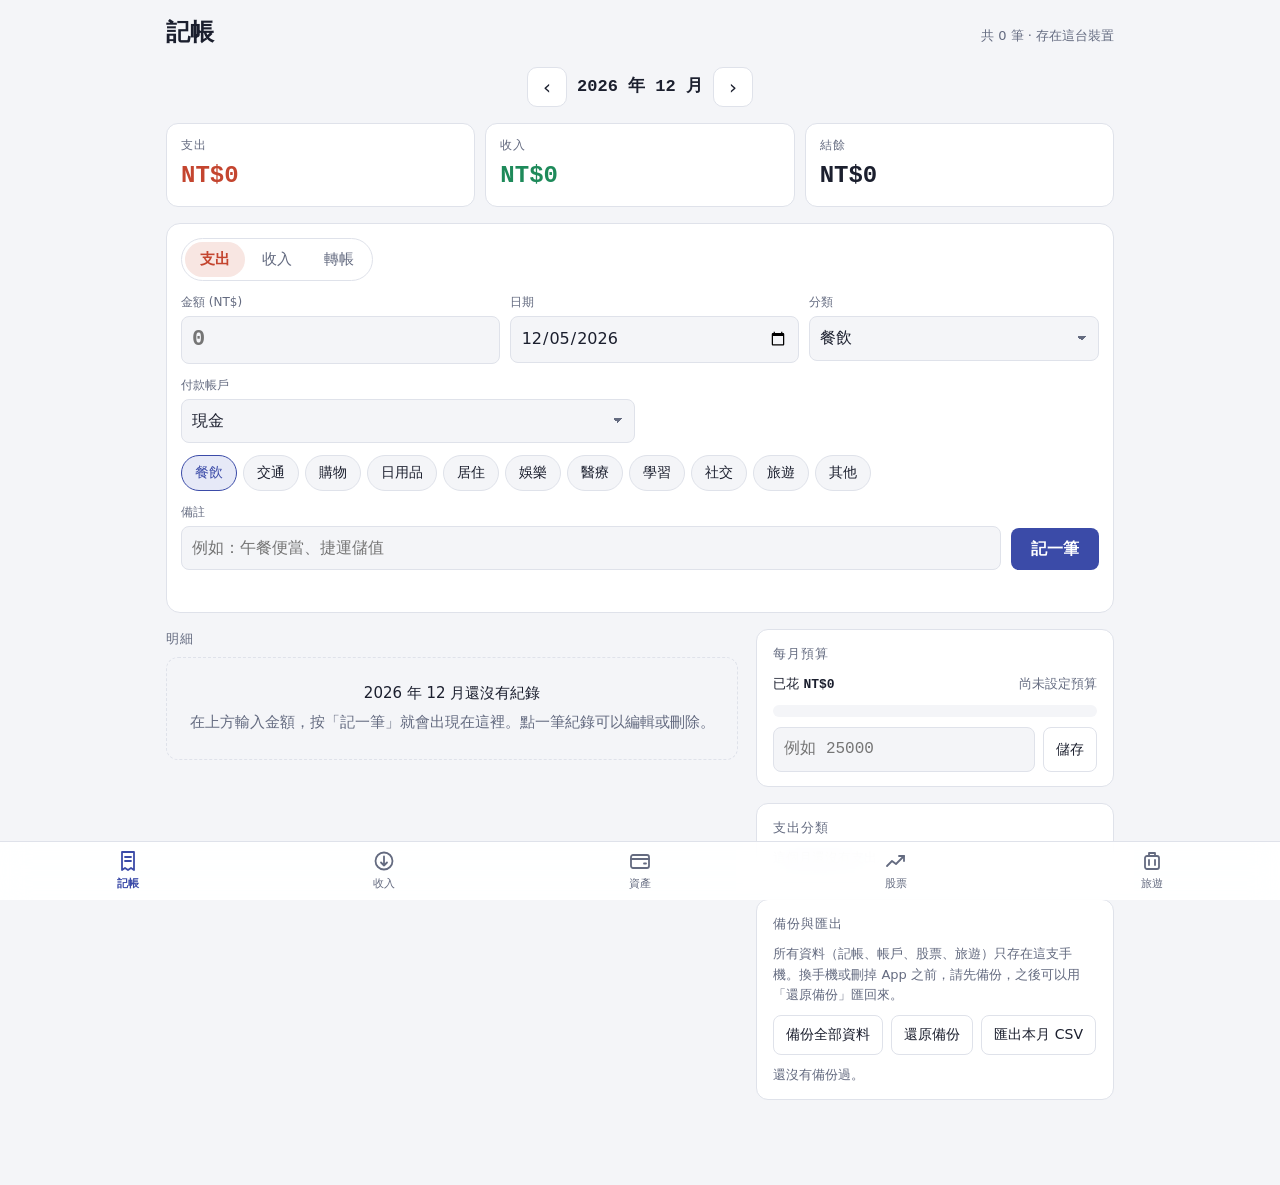
<file: index.html>
<!doctype html>
<html lang="zh-Hant-TW">
<head>
<meta charset="utf-8">
<meta name="viewport" content="width=device-width, initial-scale=1, viewport-fit=cover">
<title>小帳本</title>
<meta name="description" content="個人記帳：日常收支、總資產、股票持股與旅遊帳本。資料只存在這台裝置。">
<meta name="theme-color" content="#f4f5f8" media="(prefers-color-scheme: light)">
<meta name="theme-color" content="#12141c" media="(prefers-color-scheme: dark)">
<meta name="apple-mobile-web-app-capable" content="yes">
<meta name="mobile-web-app-capable" content="yes">
<meta name="apple-mobile-web-app-status-bar-style" content="default">
<meta name="apple-mobile-web-app-title" content="小帳本">
<meta name="format-detection" content="telephone=no">
<link rel="manifest" href="manifest.webmanifest">
<link rel="apple-touch-icon" href="icons/apple-touch-icon.png">
<link rel="icon" type="image/png" sizes="192x192" href="icons/icon-192.png">
<link rel="stylesheet" href="style.css">
</head>
<body>
<div class="wrap">
  <header class="top">
    <h1 id="viewTitle">記帳</h1>
    <div class="sub" id="status">讀取中…</div>
  </header>

  <div id="update" class="banner" hidden>
    <span>有新版本可以使用。</span>
    <button class="ghost" id="updateBtn" type="button">立即更新</button>
  </div>
  <div id="backupNag" class="banner" hidden>
    <span id="backupNagText">資料只存在這支手機，建議定期備份。</span>
    <button class="ghost" id="nagBackup" type="button">立即備份</button>
  </div>
  <div id="toast" class="toast" role="status" hidden></div>

  <!-- ===== 記帳 ===== -->
  <main id="view-ledger" class="view">
    <div class="month">
      <button class="icon-btn" id="prev" aria-label="上個月">‹</button>
      <button class="month-label num" id="monthLabel" aria-label="回到本月">—</button>
      <button class="icon-btn" id="next" aria-label="下個月">›</button>
    </div>

    <section class="totals" aria-label="本月總計">
      <div class="total out"><span class="label">支出</span><span class="val num" id="tOut">NT$0</span></div>
      <div class="total in"><span class="label">收入</span><span class="val num" id="tIn">NT$0</span></div>
      <div class="total bal"><span class="label">結餘</span><span class="val num" id="tBal">NT$0</span></div>
    </section>

    <form class="entry" id="form" autocomplete="off" novalidate>
      <div class="entry-head">
        <div class="seg" role="group" aria-label="類型" id="ledgerSeg">
          <button type="button" data-t="out" aria-pressed="true">支出</button>
          <button type="button" data-t="in" aria-pressed="false">收入</button>
          <button type="button" data-t="transfer" aria-pressed="false">轉帳</button>
        </div>
        <span class="muted" id="editHint" hidden>正在編輯 · <button type="button" class="link" id="cancelEdit">取消</button></span>
      </div>
      <div class="row">
        <label class="field amt"><span>金額 (NT$)</span><input id="fAmount" type="number" inputmode="numeric" pattern="[0-9]*" min="0" step="1" placeholder="0"></label>
        <label class="field"><span>日期</span><input id="fDate" type="date"></label>
        <label class="field" id="catField"><span>分類</span><select id="fCat"></select></label>
      </div>
      <div class="row-2">
        <label class="field"><span id="accLabel">帳戶</span><select id="fAcc"></select></label>
        <label class="field" id="toField" hidden><span>轉入</span><select id="fTo"></select></label>
      </div>
      <div class="chips" id="chips" aria-label="快速選分類"></div>
      <div class="row2">
        <label class="field"><span>備註</span><input id="fNote" type="text" maxlength="80" placeholder="例如：午餐便當、捷運儲值" enterkeyhint="done"></label>
        <button class="primary" id="submit" type="submit">記一筆</button>
      </div>
      <div class="msg" id="msg" role="status"></div>
    </form>

    <div class="cols">
      <section class="panel">
        <h2>明細</h2>
        <div id="list" class="panel"></div>
      </section>
      <aside class="side">
        <section class="card">
          <h2>每月預算</h2>
          <div class="budget-line"><span>已花 <b class="num" id="bSpent">NT$0</b></span><span class="muted" id="bLeft">尚未設定預算</span></div>
          <div class="meter"><i id="bMeter"></i></div>
          <div class="inline-edit">
            <input id="bInput" type="number" min="0" step="100" inputmode="numeric" pattern="[0-9]*" placeholder="例如 25000" aria-label="每月預算金額">
            <button class="ghost" id="bSave" type="button">儲存</button>
          </div>
        </section>
        <section class="card">
          <h2>支出分類</h2>
          <div id="cats" class="bars"></div>
        </section>
        <section class="card">
          <h2>備份與匯出</h2>
          <p class="muted small">所有資料（記帳、帳戶、股票、旅遊）只存在這支手機。換手機或刪掉 App 之前，請先備份，之後可以用「還原備份」匯回來。</p>
          <div class="btns">
            <button class="ghost" id="backup" type="button">備份全部資料</button>
            <button class="ghost" id="restore" type="button">還原備份</button>
            <button class="ghost" id="csv" type="button">匯出本月 CSV</button>
          </div>
          <input type="file" id="restoreFile" accept=".json,application/json" hidden>
          <div id="restoreConfirm" class="confirm" hidden></div>
          <p class="muted small" id="lastBackup"></p>
        </section>
      </aside>
    </div>

    <section class="card" id="install" hidden>
      <h2>安裝到主畫面</h2>
      <p class="small">在 Safari 點下方的 <b>分享</b> 按鈕，再選 <b>加入主畫面</b>。之後就能從主畫面全螢幕打開，沒有網路也能用。</p>
    </section>
  </main>

  <!-- ===== 收入 ===== -->
  <main id="view-income" class="view" hidden></main>

  <!-- ===== 資產 ===== -->
  <main id="view-assets" class="view" hidden></main>

  <!-- ===== 股票 ===== -->
  <main id="view-stocks" class="view" hidden></main>

  <!-- ===== 旅遊 ===== -->
  <main id="view-trips" class="view" hidden></main>
</div>

<nav class="tabbar" aria-label="主要分頁">
  <button type="button" data-tab="ledger" aria-current="page">
    <svg viewBox="0 0 24 24" aria-hidden="true"><path d="M6 3h12v18l-3-2-3 2-3-2-3 2z"/><path d="M9 8h6M9 12h6"/></svg>
    <span>記帳</span>
  </button>
  <button type="button" data-tab="income">
    <svg viewBox="0 0 24 24" aria-hidden="true"><circle cx="12" cy="12" r="8.5"/><path d="M12 7.5v9M9 13.5l3 3 3-3"/></svg>
    <span>收入</span>
  </button>
  <button type="button" data-tab="assets">
    <svg viewBox="0 0 24 24" aria-hidden="true"><rect x="3" y="6" width="18" height="13" rx="2"/><path d="M3 10h18M16 14.5h2"/></svg>
    <span>資產</span>
  </button>
  <button type="button" data-tab="stocks">
    <svg viewBox="0 0 24 24" aria-hidden="true"><path d="M3 17l5-5 4 3 8-8"/><path d="M15 7h5v5"/></svg>
    <span>股票</span>
  </button>
  <button type="button" data-tab="trips">
    <svg viewBox="0 0 24 24" aria-hidden="true"><rect x="5" y="7" width="14" height="13" rx="2"/><path d="M9 7V4h6v3M9 11v5M15 11v5"/></svg>
    <span>旅遊</span>
  </button>
</nav>

<div id="sheet" class="sheet" hidden>
  <div class="sheet-bg" id="sheetBg"></div>
  <div class="sheet-panel" role="dialog" aria-modal="true" aria-labelledby="sheetTitle">
    <div class="sheet-head">
      <h3 id="sheetTitle"></h3>
      <button type="button" class="ghost" id="sheetClose">關閉</button>
    </div>
    <div id="sheetBody" class="sheet-body"></div>
  </div>
</div>

<script src="app.js"></script>
</body>
</html>
</file>
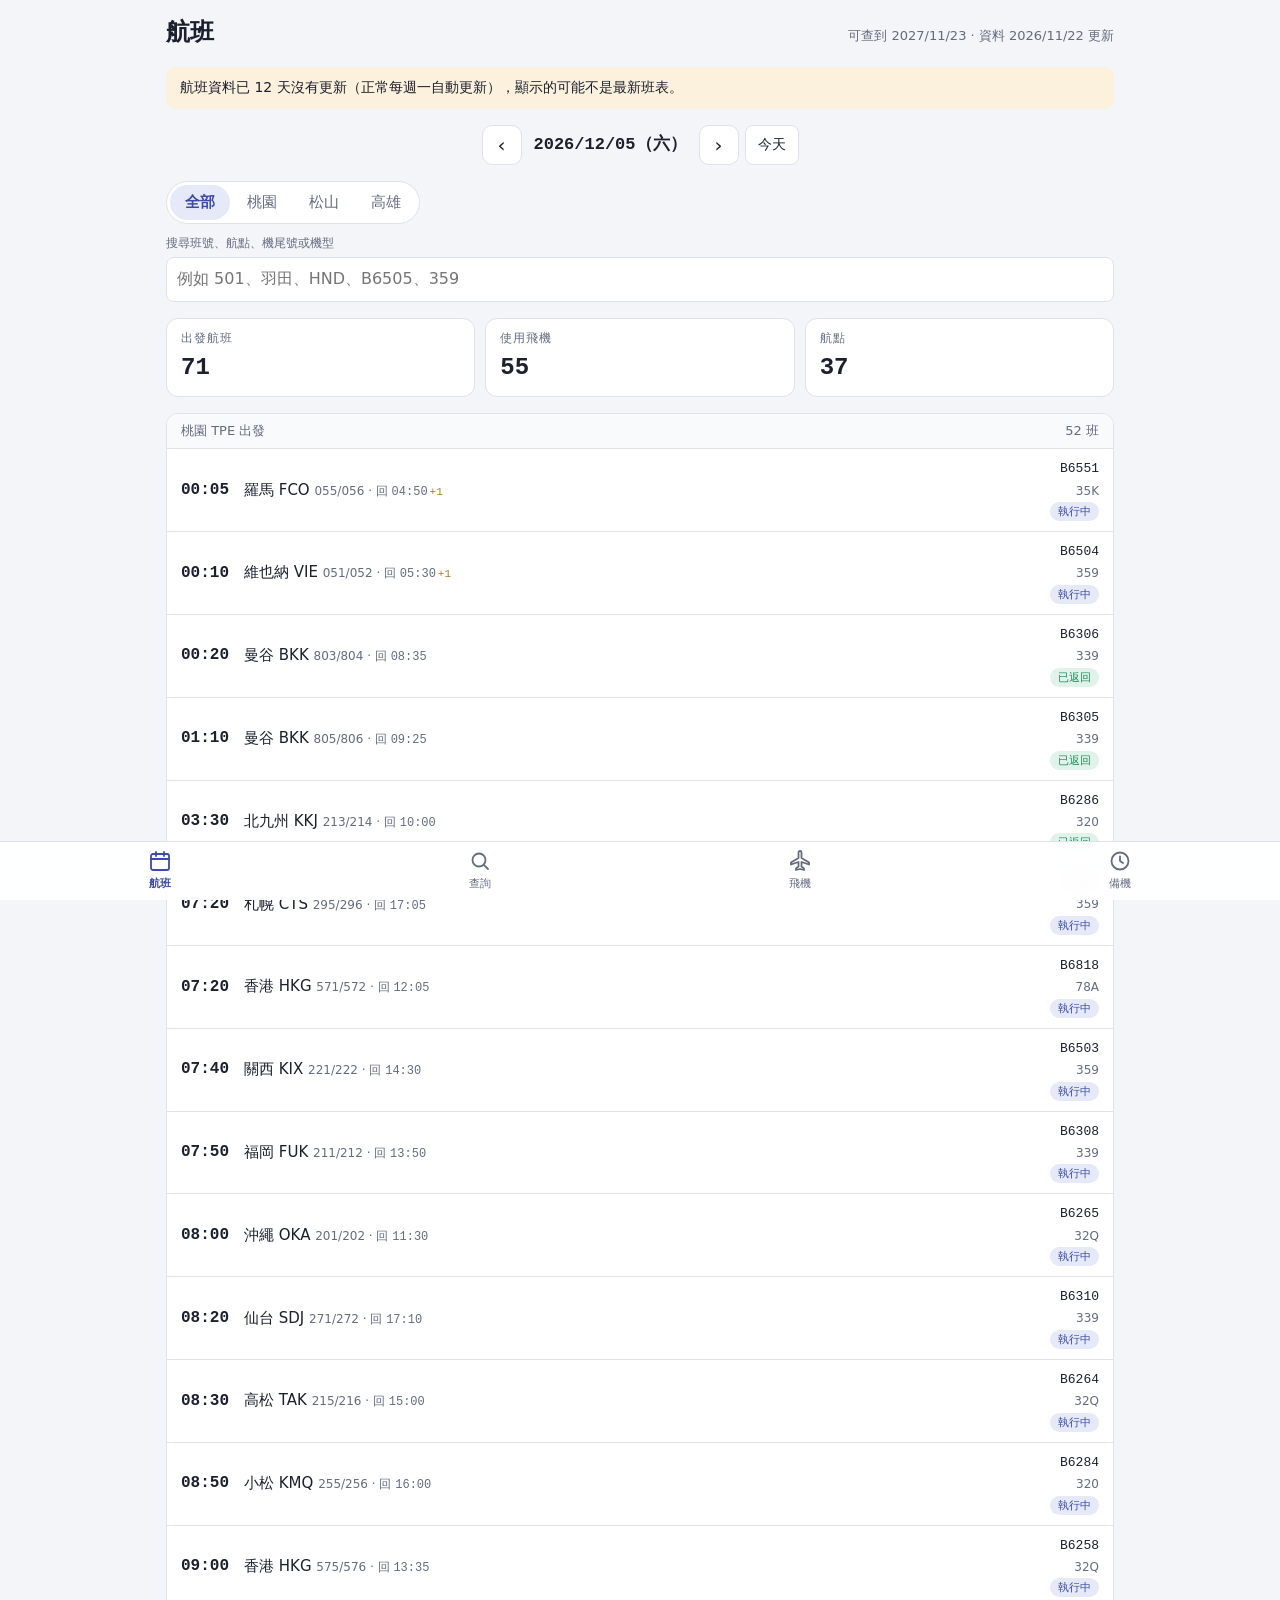
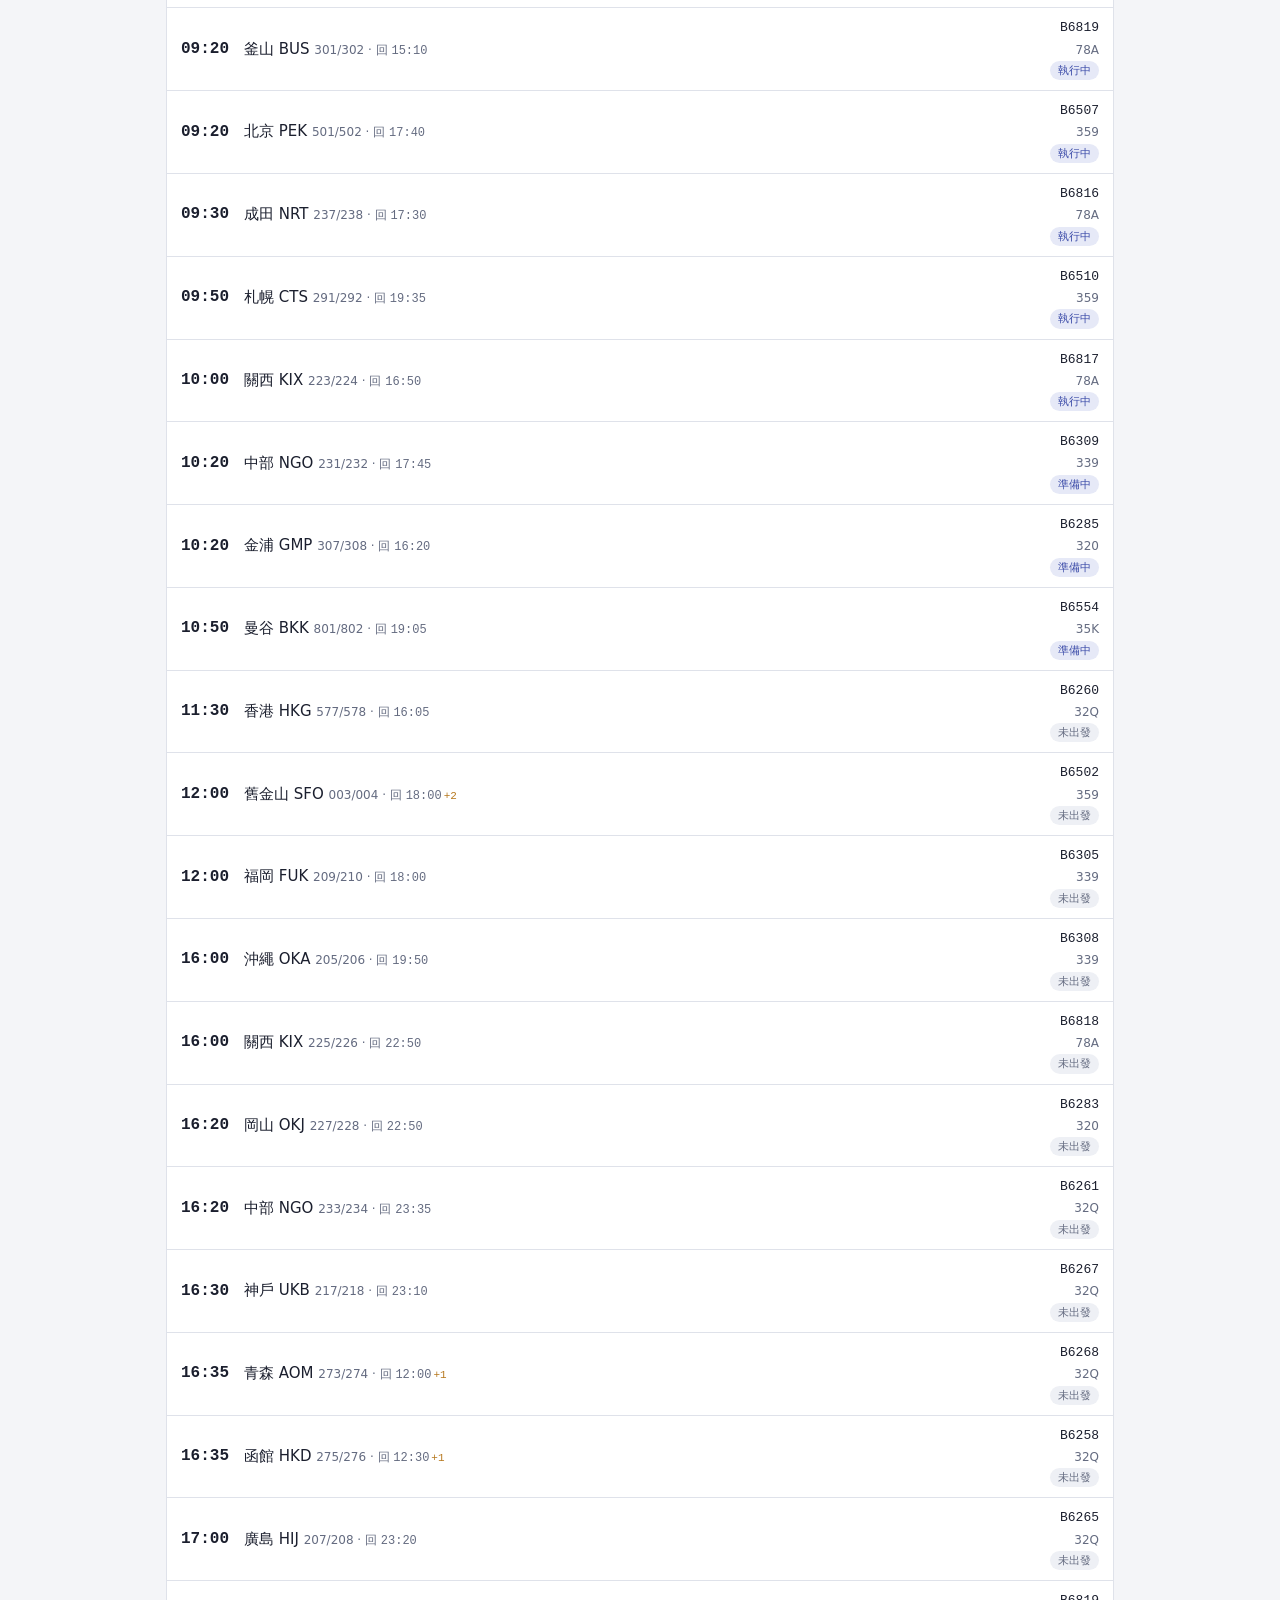
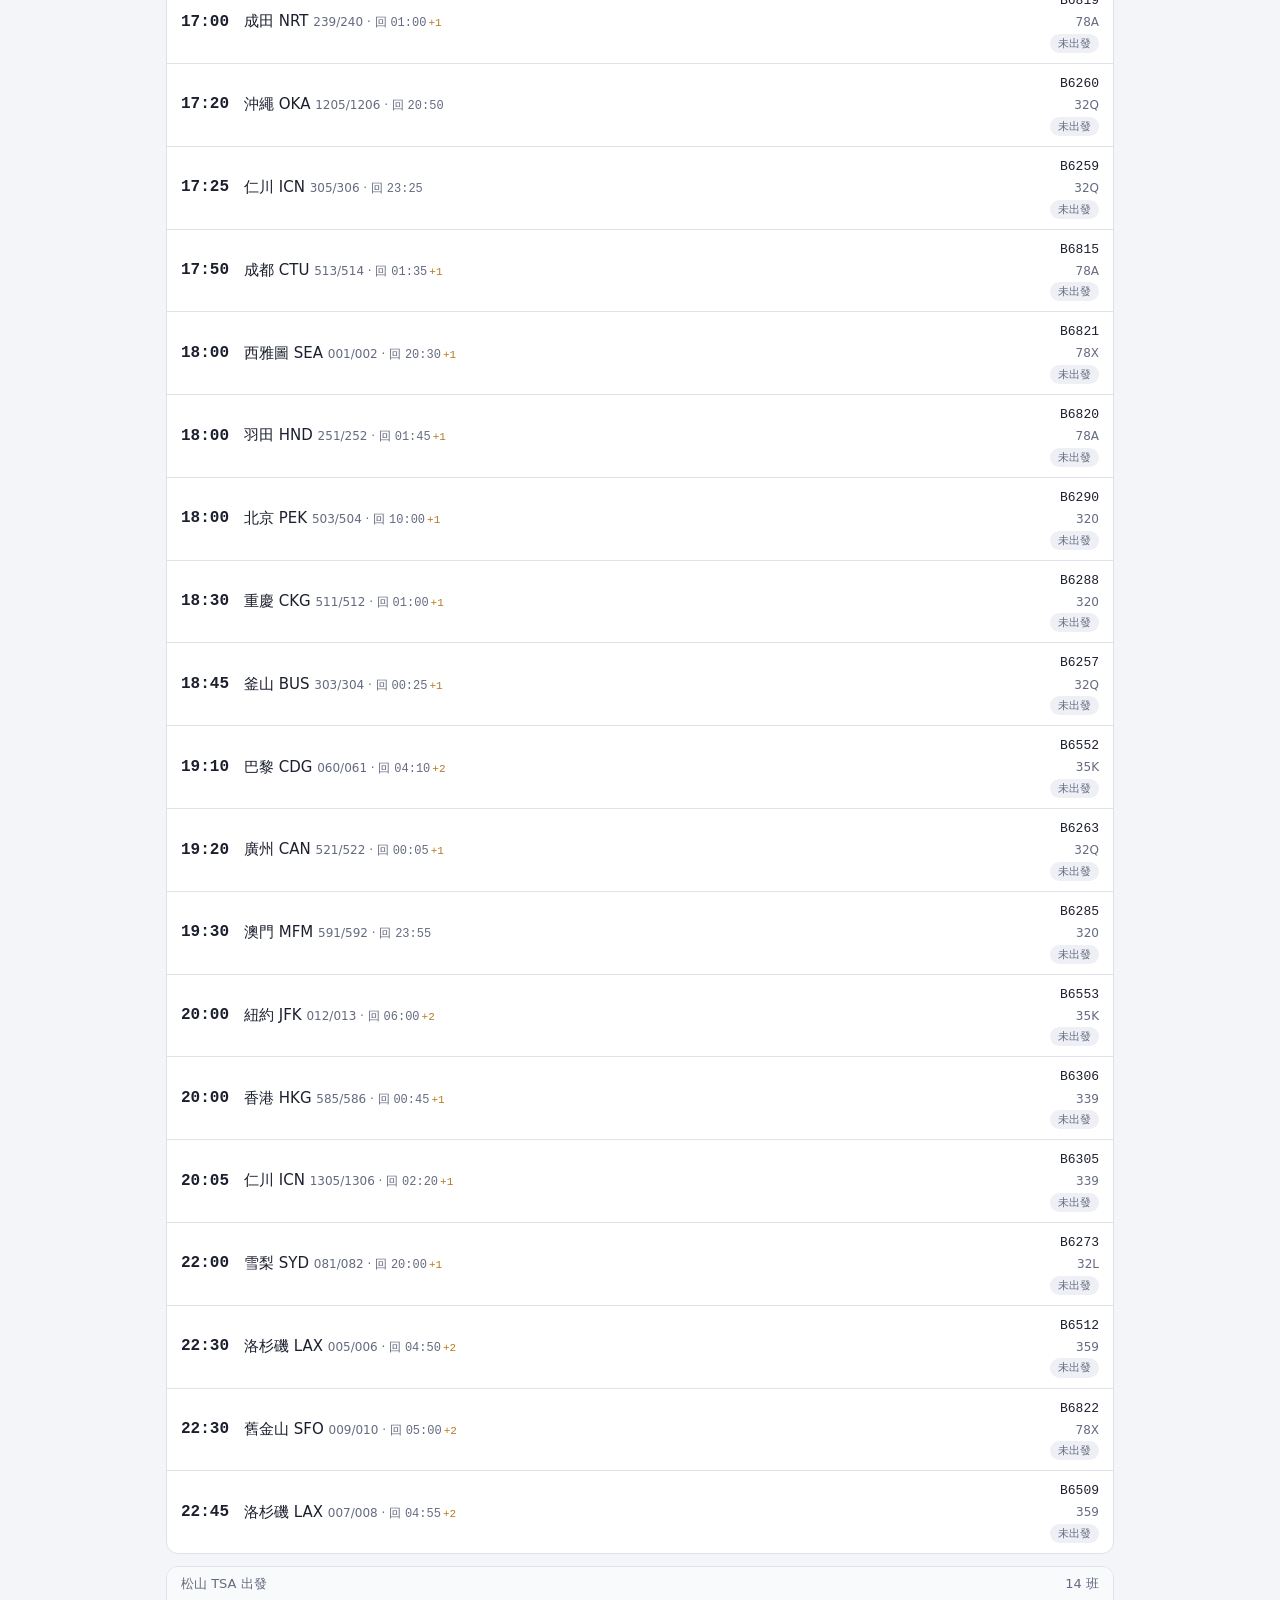
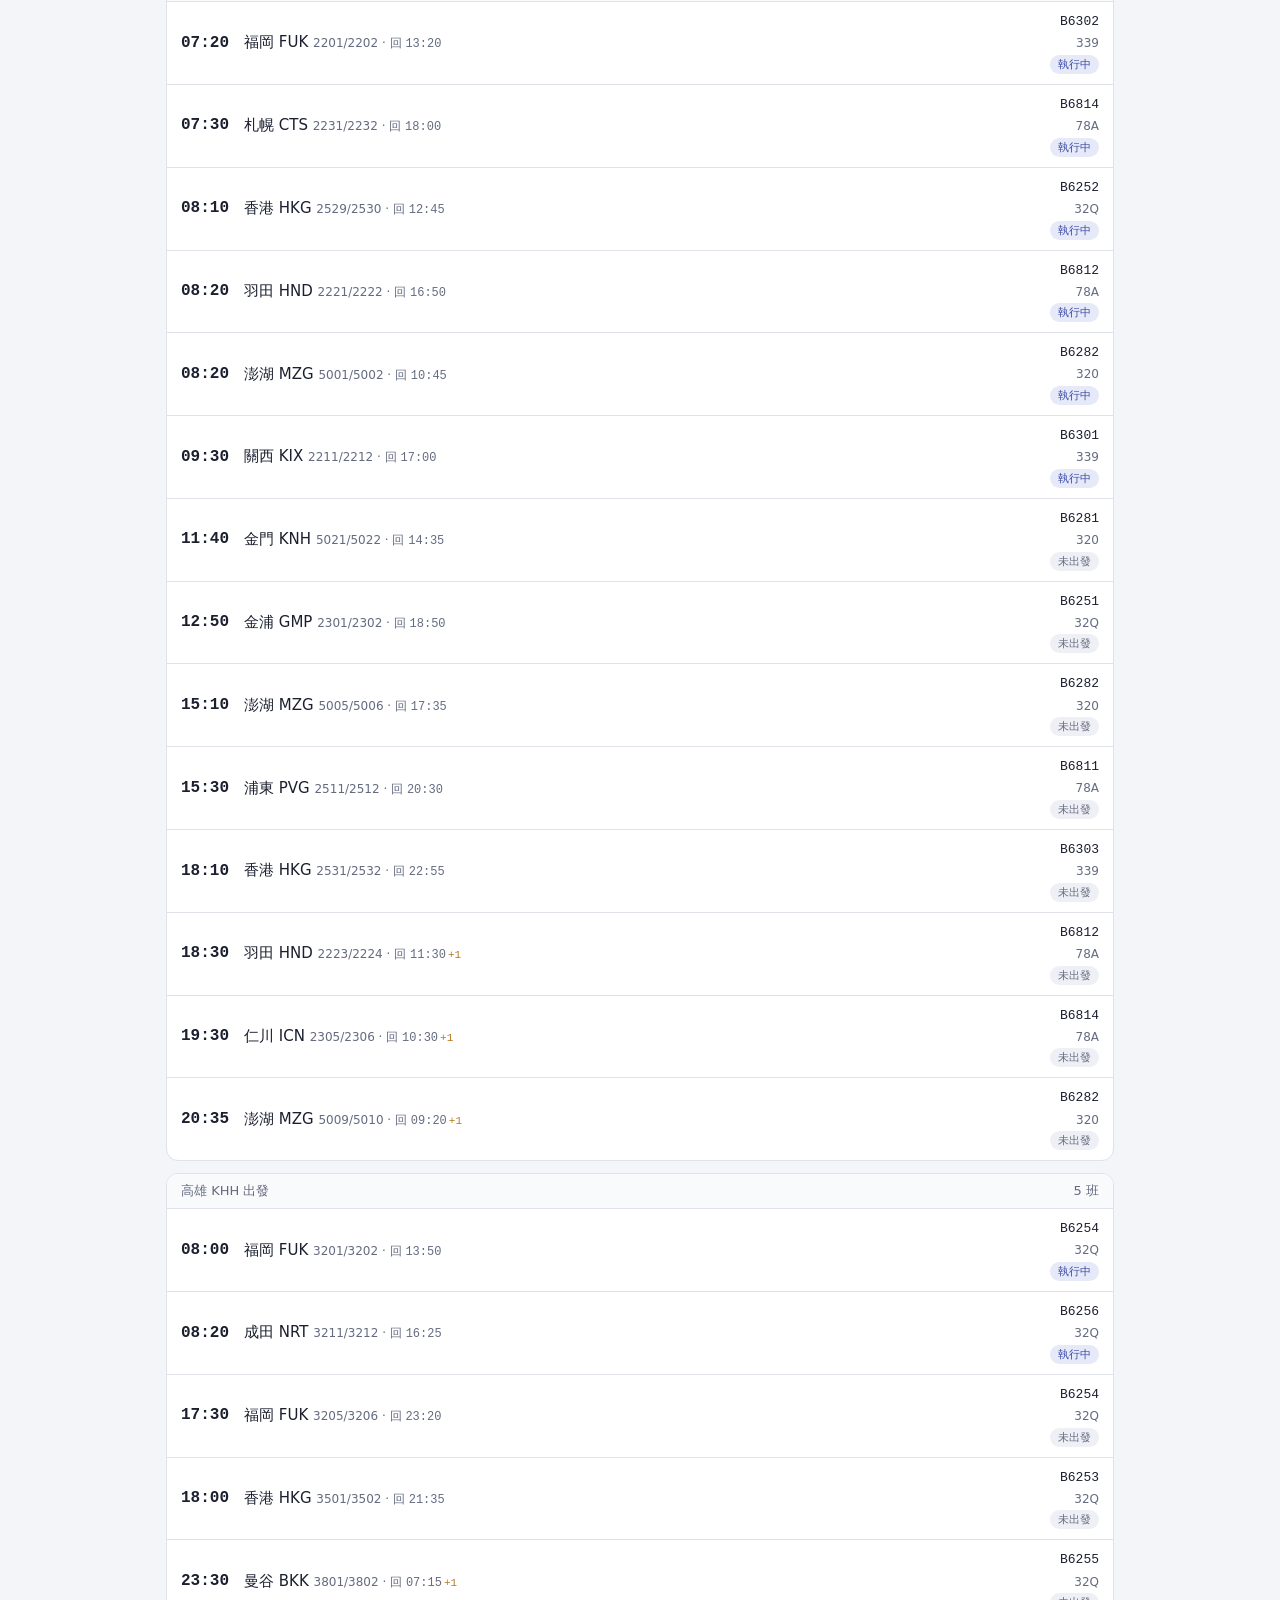
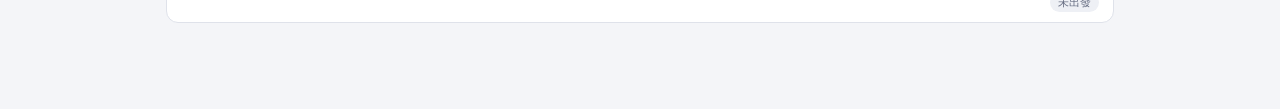
<file: flights/index.html>
<!doctype html>
<html lang="zh-Hant-TW">
<head>
<meta charset="utf-8">
<meta name="viewport" content="width=device-width, initial-scale=1, viewport-fit=cover">
<title>航班查詢</title>
<meta name="description" content="機隊航班查詢：依日期、班號、航點或機尾號查詢一年內的航班，並看每個時段的動態備機。">
<meta name="theme-color" content="#f4f5f8" media="(prefers-color-scheme: light)">
<meta name="theme-color" content="#12141c" media="(prefers-color-scheme: dark)">
<meta name="apple-mobile-web-app-capable" content="yes">
<meta name="mobile-web-app-capable" content="yes">
<meta name="apple-mobile-web-app-status-bar-style" content="default">
<meta name="apple-mobile-web-app-title" content="航班查詢">
<meta name="format-detection" content="telephone=no">
<link rel="manifest" href="manifest.webmanifest">
<link rel="apple-touch-icon" href="icons/apple-touch-icon.png">
<link rel="icon" type="image/png" sizes="192x192" href="icons/icon-192.png">
<link rel="stylesheet" href="style.css">
</head>
<body>
<div class="wrap">
  <header class="top">
    <h1 id="viewTitle">航班</h1>
    <div class="sub" id="status">讀取中…</div>
  </header>

  <div id="update" class="banner" hidden>
    <span>有新版本可以使用。</span>
    <button class="ghost" id="updateBtn" type="button">立即更新</button>
  </div>
  <div id="stale" class="banner warn" hidden></div>

  <!-- ===== 航班（依日期） ===== -->
  <main id="view-day" class="view">
    <div class="datebar">
      <button class="icon-btn" id="dPrev" aria-label="前一天">‹</button>
      <label class="date-pick">
        <span class="date-label num" id="dLabel">—</span>
        <input type="date" id="dInput" aria-label="選擇日期">
      </label>
      <button class="icon-btn" id="dNext" aria-label="後一天">›</button>
      <button class="ghost" id="dToday" type="button">今天</button>
    </div>
    <div class="filters">
      <div class="seg" role="group" aria-label="基地" id="dBase">
        <button type="button" data-b="" aria-pressed="true">全部</button>
        <button type="button" data-b="TPE" aria-pressed="false">桃園</button>
        <button type="button" data-b="TSA" aria-pressed="false">松山</button>
        <button type="button" data-b="KHH" aria-pressed="false">高雄</button>
      </div>
      <label class="field grow"><span>搜尋班號、航點、機尾號或機型</span>
        <input type="search" id="dSearch" placeholder="例如 501、羽田、HND、B6505、359" enterkeyhint="search">
      </label>
    </div>
    <section class="totals" aria-label="當日統計">
      <div class="total"><span class="label">出發航班</span><span class="val num" id="dCount">0</span></div>
      <div class="total"><span class="label">使用飛機</span><span class="val num" id="dPlanes">0</span></div>
      <div class="total"><span class="label">航點</span><span class="val num" id="dDests">0</span></div>
    </section>
    <div id="dList"></div>
  </main>

  <!-- ===== 查詢（班號／航點，一年內） ===== -->
  <main id="view-find" class="view" hidden>
    <label class="field"><span>輸入班號或航點，查一年內所有日期</span>
      <input type="search" id="fSearch" placeholder="例如 081、雪梨、SYD、羽田" enterkeyhint="search">
    </label>
    <div id="fRoutes" class="chips"></div>
    <div id="fResult"></div>
  </main>

  <!-- ===== 飛機（機尾號） ===== -->
  <main id="view-plane" class="view" hidden>
    <div class="row-2">
      <label class="field"><span>機尾號</span><select id="pTail"></select></label>
      <label class="field"><span>起始日期</span><input type="date" id="pDate"></label>
    </div>
    <div id="pSummary"></div>
    <div id="pTimeline"></div>
  </main>

  <!-- ===== 備機（動態） ===== -->
  <main id="view-spare" class="view" hidden>
    <div class="row2">
      <div class="row-2">
        <label class="field"><span>日期</span><input type="date" id="sDate"></label>
        <label class="field"><span>時間（台灣）</span><input type="time" id="sTime" step="300"></label>
      </div>
      <button class="ghost self-end" id="sNow" type="button">現在</button>
    </div>
    <p class="muted small">在基地地面、且不在「出發前 60 分鐘～回到基地後 60 分鐘」內的飛機，可以立即接手。旁邊顯示可用到幾點（下一班出發前 60 分鐘）。</p>
    <div id="sList"></div>
  </main>
</div>

<nav class="tabbar" aria-label="主要分頁">
  <button type="button" data-tab="day" aria-current="page">
    <svg viewBox="0 0 24 24" aria-hidden="true"><rect x="3" y="5" width="18" height="16" rx="2"/><path d="M3 10h18M8 3v4M16 3v4"/></svg>
    <span>航班</span>
  </button>
  <button type="button" data-tab="find">
    <svg viewBox="0 0 24 24" aria-hidden="true"><circle cx="11" cy="11" r="6.5"/><path d="M20 20l-4.2-4.2"/></svg>
    <span>查詢</span>
  </button>
  <button type="button" data-tab="plane">
    <svg viewBox="0 0 24 24" aria-hidden="true"><path d="M10.5 3.5c0-.8.7-1.5 1.5-1.5s1.5.7 1.5 1.5V9l7.5 4.5v2L13.5 13v4.5l2.5 2V21L12 20l-4 1v-1.5l2.5-2V13L3 15.5v-2L10.5 9z"/></svg>
    <span>飛機</span>
  </button>
  <button type="button" data-tab="spare">
    <svg viewBox="0 0 24 24" aria-hidden="true"><circle cx="12" cy="12" r="8.5"/><path d="M12 7.5V12l3 2"/></svg>
    <span>備機</span>
  </button>
</nav>

<div id="sheet" class="sheet" hidden>
  <div class="sheet-bg" id="sheetBg"></div>
  <div class="sheet-panel" role="dialog" aria-modal="true" aria-labelledby="sheetTitle">
    <div class="sheet-head">
      <h3 id="sheetTitle"></h3>
      <button type="button" class="ghost" id="sheetClose">關閉</button>
    </div>
    <div id="sheetBody" class="sheet-body"></div>
  </div>
</div>

<script src="app.js"></script>
</body>
</html>
</file>
<file: style.css>
/* Layout: single column app with a bottom tab bar (記帳 / 資產 / 股票 / 旅遊); forms for accounts, trades and trips open in a bottom sheet */
:root {
  --bg: #f4f5f8;
  --surface: #ffffff;
  --ink: #1b1f2e;
  --muted: #646b80;
  --line: #dfe2ea;
  --accent: #3b4ba8;
  --accent-soft: #e6e9f7;
  --on-accent: #ffffff;
  --out: #c4452f;
  --out-soft: #f8e6e2;
  --in: #1e8a5a;
  --in-soft: #e0f2e9;
  --warn: #b7791f;
  /* Taiwan market convention: red is up, green is down */
  --up: #d03a2c;
  --down: #1e8a5a;
  --day-head: #f9fafc;
  --tabbar: rgba(255, 255, 255, .92);
  --scrim: rgba(20, 22, 32, .38);
  --font-body: -apple-system, "PingFang TC", "Noto Sans TC", "Microsoft JhengHei", system-ui, sans-serif;
  --font-num: ui-monospace, "SF Mono", "SFMono-Regular", Menlo, Consolas, monospace;
  --tabbar-h: 58px;
  color-scheme: light;
}
@media (prefers-color-scheme: dark) {
  :root {
    --bg: #12141c; --surface: #1b1e29; --ink: #e8eaf2; --muted: #9aa0b4; --line: #2c3142;
    --accent: #8e9cf0; --accent-soft: #262c4a; --on-accent: #12141c; --out: #f08a74; --out-soft: #3a2420;
    --in: #5fd19b; --in-soft: #1a3328; --warn: #e3b45a; --up: #ff7b6b; --down: #5fd19b;
    --day-head: #20232f; --tabbar: rgba(27, 30, 41, .92); --scrim: rgba(0, 0, 0, .55);
    color-scheme: dark;
  }
}
* { box-sizing: border-box; }
[hidden] { display: none !important; }
html { -webkit-text-size-adjust: 100%; }
body { margin: 0; background: var(--bg); color: var(--ink); font-family: var(--font-body); font-size: 15px; line-height: 1.55; -webkit-tap-highlight-color: transparent; }
.wrap {
  max-width: 980px; margin: 0 auto; display: grid; gap: 16px;
  padding-top: max(14px, env(safe-area-inset-top, 0px));
  padding-bottom: calc(var(--tabbar-h) + env(safe-area-inset-bottom, 0px) + 28px);
  padding-left: max(16px, env(safe-area-inset-left, 0px));
  padding-right: max(16px, env(safe-area-inset-right, 0px));
}
.view { display: grid; gap: 16px; min-width: 0; }
.num { font-family: var(--font-num); font-variant-numeric: tabular-nums; }
button, input, select { font: inherit; color: inherit; }
button { cursor: pointer; touch-action: manipulation; }
:focus-visible { outline: 2px solid var(--accent); outline-offset: 2px; }
.muted { color: var(--muted); font-size: 13px; }
.small { font-size: 13px; margin: 0; }
.up { color: var(--up); }
.down { color: var(--down); }

.top { display: flex; align-items: baseline; justify-content: space-between; gap: 12px; flex-wrap: wrap; }
h1 { font-size: 24px; margin: 0; font-weight: 700; letter-spacing: .02em; }
.sub { color: var(--muted); font-size: 13px; }
h2 { font-size: 13px; margin: 0; color: var(--muted); font-weight: 500; letter-spacing: .08em; }
.section-head { display: flex; align-items: center; justify-content: space-between; gap: 8px; flex-wrap: wrap; }

.month { display: flex; align-items: center; justify-content: center; gap: 6px; }
.month-label { border: 0; background: transparent; font-weight: 600; font-size: 17px; min-width: 7.5em; text-align: center; padding: 6px 4px; border-radius: 8px; }
.icon-btn { border: 1px solid var(--line); background: var(--surface); border-radius: 10px; width: 40px; height: 40px; display: grid; place-items: center; font-size: 20px; line-height: 1; }
.ghost { border: 1px solid var(--line); background: var(--surface); border-radius: 8px; padding: 8px 12px; font-size: 14px; }
.ghost:active, .icon-btn:active { border-color: var(--accent); color: var(--accent); }
.ghost.danger { color: var(--out); border-color: var(--out); }
.link { border: 0; background: none; color: var(--accent); padding: 0; font-size: 13px; text-decoration: underline; }
.back { border: 0; background: none; color: var(--accent); padding: 4px 0; font-size: 15px; justify-self: start; }

.banner { background: var(--accent-soft); border-radius: 10px; padding: 10px 14px; font-size: 14px; display: flex; flex-wrap: wrap; align-items: center; justify-content: space-between; gap: 8px; }
.toast { position: fixed; z-index: 40; left: 50%; transform: translateX(-50%); bottom: calc(var(--tabbar-h) + env(safe-area-inset-bottom, 0px) + 14px); background: var(--ink); color: var(--bg); padding: 9px 16px; border-radius: 999px; font-size: 14px; max-width: calc(100% - 32px); text-align: center; }

/* ---------- totals / stat tiles ---------- */
.totals { display: grid; grid-template-columns: repeat(3, minmax(0, 1fr)); gap: 10px; }
.total { background: var(--surface); border: 1px solid var(--line); border-radius: 12px; padding: 12px 14px; display: grid; gap: 2px; min-width: 0; }
.total .label { font-size: 12px; color: var(--muted); letter-spacing: .08em; }
.total .val { font-size: clamp(17px, 4.6vw, 24px); font-weight: 600; overflow-wrap: anywhere; }
.total .hint { font-size: 12px; color: var(--muted); }
.total.out .val { color: var(--out); }
.total.in .val { color: var(--in); }
.totals.two { grid-template-columns: repeat(2, minmax(0, 1fr)); }
.totals.two .wide { grid-column: 1 / -1; }
@media (max-width: 520px) { .totals { grid-template-columns: 1fr 1fr; } .totals .wide { grid-column: 1 / -1; } }

.hero { background: var(--surface); border: 1px solid var(--line); border-radius: 14px; padding: 18px; display: grid; gap: 6px; }
.hero .label { font-size: 13px; color: var(--muted); letter-spacing: .08em; }
.hero .big { font-size: clamp(28px, 8vw, 40px); font-weight: 600; line-height: 1.15; overflow-wrap: anywhere; }
.hero .split { display: flex; flex-wrap: wrap; gap: 4px 16px; font-size: 14px; color: var(--muted); }
.hero .split b { color: var(--ink); font-weight: 600; }

/* ---------- forms ---------- */
.entry { background: var(--surface); border: 1px solid var(--line); border-radius: 14px; padding: 14px; display: grid; gap: 12px; }
.entry-head { display: flex; justify-content: space-between; align-items: center; gap: 8px; flex-wrap: wrap; }
.seg { display: inline-flex; border: 1px solid var(--line); border-radius: 999px; padding: 3px; gap: 2px; flex-wrap: wrap; }
.seg button { border: 0; background: transparent; border-radius: 999px; padding: 6px 15px; font-size: 15px; color: var(--muted); }
.seg button[aria-pressed="true"] { background: var(--accent-soft); color: var(--accent); font-weight: 600; }
.seg button[aria-pressed="true"][data-t="out"] { background: var(--out-soft); color: var(--out); }
.seg button[aria-pressed="true"][data-t="in"] { background: var(--in-soft); color: var(--in); }
.row { display: grid; grid-template-columns: 1.1fr 1fr 1fr; gap: 10px; }
.row-2 { display: grid; grid-template-columns: 1fr 1fr; gap: 10px; }
.row2 { display: grid; grid-template-columns: 1fr auto; gap: 10px; }
@media (max-width: 620px) { .row { grid-template-columns: 1fr 1fr; } .row .amt { grid-column: 1 / -1; } }
.field { display: grid; gap: 4px; min-width: 0; align-content: start; }
.field > span { font-size: 12px; color: var(--muted); }
.field .help { font-size: 12px; color: var(--muted); }
/* 16px+ keeps iOS Safari from zooming on focus */
.field input, .field select, .inline-edit input { width: 100%; min-width: 0; border: 1px solid var(--line); background: var(--bg); border-radius: 8px; padding: 9px 10px; font-size: 16px; min-height: 42px; -webkit-appearance: none; appearance: none; }
.field input:disabled { opacity: .6; }
.field select { background-image: linear-gradient(45deg, transparent 50%, var(--muted) 50%), linear-gradient(135deg, var(--muted) 50%, transparent 50%); background-position: calc(100% - 16px) 50%, calc(100% - 11px) 50%; background-size: 5px 5px; background-repeat: no-repeat; padding-right: 26px; }
.field input:focus, .field select:focus, .inline-edit input:focus { border-color: var(--accent); outline: none; }
.amt input { font-family: var(--font-num); font-size: 22px; font-weight: 600; padding: 6px 10px; }
.chips { display: flex; flex-wrap: wrap; gap: 6px; }
.chip { border: 1px solid var(--line); background: var(--bg); border-radius: 999px; padding: 6px 13px; font-size: 14px; }
.chip[aria-pressed="true"] { background: var(--accent-soft); border-color: var(--accent); color: var(--accent); font-weight: 500; }
.primary { border: 0; background: var(--accent); color: var(--on-accent); border-radius: 8px; padding: 0 20px; font-weight: 600; min-height: 42px; align-self: end; font-size: 16px; }
.primary:disabled { opacity: .5; }
.primary.block { width: 100%; }
.msg { font-size: 13px; color: var(--muted); min-height: 1.2em; }
.msg.err { color: var(--out); }
.form-grid { display: grid; gap: 12px; }
.calc { background: var(--bg); border-radius: 10px; padding: 10px 12px; display: flex; justify-content: space-between; gap: 8px; font-size: 14px; flex-wrap: wrap; }
.calc b { font-family: var(--font-num); }

/* ---------- lists ---------- */
.cols { display: grid; grid-template-columns: minmax(0, 1.6fr) minmax(0, 1fr); gap: 18px; align-items: start; }
@media (max-width: 760px) { .cols { grid-template-columns: 1fr; } }
.panel { display: grid; gap: 8px; min-width: 0; }
.day { background: var(--surface); border: 1px solid var(--line); border-radius: 12px; overflow: hidden; }
.day-h { display: flex; justify-content: space-between; gap: 8px; padding: 7px 14px; font-size: 13px; color: var(--muted); border-bottom: 1px solid var(--line); background: var(--day-head); }
.item { display: grid; grid-template-columns: auto minmax(0, 1fr) auto; grid-template-areas: "tag note amt" "acts acts acts"; align-items: center; column-gap: 10px; padding: 10px 14px; }
.item + .item { border-top: 1px dashed var(--line); }
.item .tag { grid-area: tag; }
.item .note { grid-area: note; }
.item .amount { grid-area: amt; text-align: right; }
.item .acts { grid-area: acts; display: none; justify-content: flex-end; gap: 6px; padding-top: 8px; }
.item.open .acts { display: flex; }
.item.editing { background: var(--accent-soft); }
.tag { font-size: 12px; padding: 2px 8px; border-radius: 6px; background: var(--accent-soft); color: var(--accent); white-space: nowrap; }
.tag.xfer { background: var(--day-head); color: var(--muted); border: 1px solid var(--line); }
.note { overflow-wrap: anywhere; font-size: 14px; display: grid; }
.note .meta { font-size: 12px; color: var(--muted); }
.note.empty > .main { color: var(--muted); }
.amount { font-weight: 600; white-space: nowrap; }
.amount.out { color: var(--out); }
.amount.in { color: var(--in); }
.amount.xfer { color: var(--muted); }
.amount .conv { display: block; font-size: 12px; font-weight: 400; color: var(--muted); }
.acts button { border: 1px solid var(--line); background: var(--surface); font-size: 13px; padding: 6px 14px; border-radius: 8px; }
.acts button.danger { color: var(--out); border-color: var(--out); }

.side { display: grid; gap: 16px; min-width: 0; }
.card { background: var(--surface); border: 1px solid var(--line); border-radius: 12px; padding: 14px 16px; display: grid; gap: 10px; min-width: 0; }
.bars { display: grid; gap: 10px; }
.bar-row { display: grid; gap: 4px; }
.bar-top { display: flex; justify-content: space-between; font-size: 13px; gap: 8px; }
.bar-top .pct { color: var(--muted); }
.bar { height: 8px; border-radius: 4px; background: var(--bg); overflow: hidden; }
.bar i { display: block; height: 100%; background: var(--out); border-radius: 4px; }
.bars.accent .bar i { background: var(--accent); }
.meter { height: 12px; border-radius: 6px; background: var(--bg); overflow: hidden; }
.meter i { display: block; height: 100%; width: 0; border-radius: 6px; background: var(--in); transition: width .3s; }
.meter i.warn { background: var(--warn); }
.meter i.over { background: var(--out); }
.budget-line { display: flex; justify-content: space-between; font-size: 13px; gap: 8px; flex-wrap: wrap; }
.inline-edit { display: flex; gap: 8px; }
.inline-edit input { flex: 1; font-family: var(--font-num); }
.btns { display: flex; flex-wrap: wrap; gap: 8px; }
.confirm { border: 1px solid var(--accent); border-radius: 10px; padding: 10px 12px; font-size: 14px; display: grid; gap: 8px; }
.confirm .btns .primary { min-height: 36px; padding: 0 14px; font-size: 14px; }
.empty-state { border: 1px dashed var(--line); border-radius: 12px; padding: 24px 18px; text-align: center; color: var(--muted); display: grid; gap: 6px; }
.empty-state strong { color: var(--ink); font-weight: 500; }

/* ---------- rows used by assets / stocks / trips ---------- */
.rows { background: var(--surface); border: 1px solid var(--line); border-radius: 12px; overflow: hidden; }
.rowbtn { display: grid; grid-template-columns: minmax(0, 1fr) auto; align-items: center; gap: 10px; width: 100%; text-align: left; border: 0; background: transparent; padding: 12px 14px; }
.rowbtn + .rowbtn { border-top: 1px solid var(--line); }
.rowbtn:active { background: var(--day-head); }
.rowbtn .name { font-weight: 500; overflow-wrap: anywhere; }
.rowbtn .meta { font-size: 12px; color: var(--muted); }
.rowbtn .right { text-align: right; display: grid; justify-items: end; }
.rowbtn .right .num { font-weight: 600; }
.rowbtn .meta.up { color: var(--up); }
.rowbtn .meta.down { color: var(--down); }
.pill { display: inline-block; font-size: 11px; padding: 1px 7px; border-radius: 999px; background: var(--day-head); color: var(--muted); border: 1px solid var(--line); vertical-align: 1px; margin-left: 4px; white-space: nowrap; }
.pill.live { background: var(--in-soft); color: var(--in); border-color: transparent; }
.pill.soon { background: var(--accent-soft); color: var(--accent); border-color: transparent; }
.pill.stale { background: var(--out-soft); color: var(--out); border-color: transparent; }

.holding { background: var(--surface); border: 1px solid var(--line); border-radius: 12px; padding: 12px 14px; display: grid; gap: 8px; width: 100%; text-align: left; }
.holding:active { border-color: var(--accent); }
.holding .h-top { display: flex; justify-content: space-between; align-items: baseline; gap: 8px; }
.holding .h-name { font-weight: 600; overflow-wrap: anywhere; }
.holding .h-name .num { color: var(--muted); font-weight: 500; margin-right: 6px; }
.holding .h-pl { font-weight: 600; white-space: nowrap; text-align: right; }
.holding .h-pl small { display: block; font-size: 12px; font-weight: 500; }
.kv { display: grid; grid-template-columns: repeat(4, minmax(0, 1fr)); gap: 6px; }
@media (max-width: 420px) { .kv { grid-template-columns: repeat(2, minmax(0, 1fr)); } }
.kv div { display: grid; min-width: 0; }
.kv span { font-size: 11px; color: var(--muted); letter-spacing: .04em; }
.kv b { font-family: var(--font-num); font-variant-numeric: tabular-nums; font-weight: 500; font-size: 14px; overflow-wrap: anywhere; }

.trip-card { background: var(--surface); border: 1px solid var(--line); border-radius: 14px; padding: 14px 16px; display: grid; gap: 4px; width: 100%; text-align: left; }
.trip-card:active { border-color: var(--accent); }
.trip-card .t-name { font-size: 17px; font-weight: 600; overflow-wrap: anywhere; }
.trip-card .t-line { display: flex; justify-content: space-between; gap: 8px; flex-wrap: wrap; font-size: 13px; color: var(--muted); }
.trip-card .t-total { font-family: var(--font-num); font-size: 18px; font-weight: 600; color: var(--ink); }

/* ---------- tab bar ---------- */
.tabbar {
  position: fixed; z-index: 30; left: 0; right: 0; bottom: 0;
  display: grid; grid-template-columns: repeat(5, 1fr);
  background: var(--tabbar); border-top: 1px solid var(--line);
  -webkit-backdrop-filter: saturate(1.6) blur(14px); backdrop-filter: saturate(1.6) blur(14px);
  padding-bottom: env(safe-area-inset-bottom, 0px);
  padding-left: env(safe-area-inset-left, 0px); padding-right: env(safe-area-inset-right, 0px);
}
.tabbar button { border: 0; background: transparent; height: var(--tabbar-h); display: grid; place-items: center; align-content: center; gap: 2px; color: var(--muted); font-size: 11px; }
.tabbar svg { width: 24px; height: 24px; fill: none; stroke: currentColor; stroke-width: 1.8; stroke-linecap: round; stroke-linejoin: round; }
.tabbar button[aria-current="page"] { color: var(--accent); font-weight: 600; }

/* ---------- bottom sheet ---------- */
.sheet { position: fixed; inset: 0; z-index: 50; display: grid; align-items: end; justify-items: center; }
.sheet-bg { position: absolute; inset: 0; background: var(--scrim); }
.sheet-panel {
  position: relative; width: 100%; max-width: 620px; max-height: 90vh; max-height: 90dvh; overflow-y: auto; -webkit-overflow-scrolling: touch; overscroll-behavior: contain;
  background: var(--surface); border-radius: 18px 18px 0 0; display: grid; gap: 14px; align-content: start;
  padding-top: 14px; padding-bottom: calc(env(safe-area-inset-bottom, 0px) + 20px);
  padding-left: max(16px, env(safe-area-inset-left, 0px)); padding-right: max(16px, env(safe-area-inset-right, 0px));
}
.sheet-head { display: flex; justify-content: space-between; align-items: center; gap: 10px; position: sticky; top: -14px; background: var(--surface); padding-block: 4px; z-index: 1; }
.sheet-head h3 { margin: 0; font-size: 18px; }
.sheet-body { display: grid; gap: 14px; }
.sheet-body hr { border: 0; border-top: 1px solid var(--line); margin: 0; width: 100%; }
@media (min-width: 700px) { .sheet { align-items: center; } .sheet-panel { border-radius: 18px; } }

@media (prefers-reduced-motion: reduce) { * { transition: none !important; } }

/* ---------- 資產變化 chart ---------- */
.hist-wrap { width: 100%; max-width: 640px; }
.hist-chart { width: 100%; height: auto; display: block; overflow: visible; }
.hist-chart .grid { stroke: var(--line); stroke-width: 1; }
.hist-chart .axis { stroke: var(--muted); stroke-width: 1; opacity: .6; }
.hist-chart .tick { fill: var(--muted); font-size: 10px; font-family: var(--font-num); }
.hist-chart .tick.on { fill: var(--ink); font-weight: 600; }
.hist-chart .val { fill: var(--ink); font-size: 11px; font-weight: 600; font-family: var(--font-num); }
.hist-chart .bar-mark { fill: var(--accent); opacity: .55; }
.hist-chart .bar-mark.est { opacity: .25; }
.hist-chart .bar-mark.sel { opacity: 1; }
.hist-chart .bar-mark.est.sel { opacity: .5; stroke: var(--accent); stroke-width: 1.5; stroke-dasharray: 3 2; }
.hist-chart .hit { fill: transparent; cursor: pointer; }
.hist-chart .hit:focus-visible { outline: none; fill: var(--accent-soft); opacity: .5; }
.hist-detail { display: grid; gap: 10px; border-top: 1px solid var(--line); padding-top: 12px; }
.hist-head { display: flex; justify-content: space-between; align-items: flex-end; gap: 10px; flex-wrap: wrap; }
.rowbtn.picked { background: var(--accent-soft); }

/* ---------- 收入 ---------- */
.src-row { cursor: default; }
.src-row:active { background: transparent; }
.src-name { border: 0; background: none; padding: 0; text-align: left; display: grid; gap: 2px; min-width: 0; color: inherit; }
.src-name .name { display: flex; align-items: center; gap: 8px; }
.check { width: 20px; height: 20px; border-radius: 50%; border: 1.5px solid var(--line); display: inline-grid; place-items: center; font-size: 12px; flex: none; }
.check.on { background: var(--in); border-color: var(--in); color: var(--surface); font-weight: 700; }
.primary.small-btn { min-height: 34px; padding: 0 14px; font-size: 14px; }
.icon-btn:disabled { opacity: .35; }
.rowbtn .name + .meta { display: block; }
</file>
<file: flights/style.css>
/* Layout: single column app with a bottom tab bar (航班 / 查詢 / 飛機 / 備機); flight details open in a bottom sheet. Tokens match the ledger app. */
:root {
  --bg: #f4f5f8;
  --surface: #ffffff;
  --ink: #1b1f2e;
  --muted: #646b80;
  --line: #dfe2ea;
  --accent: #3b4ba8;
  --accent-soft: #e6e9f7;
  --on-accent: #ffffff;
  --ok: #1e8a5a;
  --ok-soft: #e0f2e9;
  --bad: #c4452f;
  --bad-soft: #f8e6e2;
  --warn: #b7791f;
  --warn-soft: #fbf1dc;
  --day-head: #f9fafc;
  --track: #eef0f5;
  --tabbar: rgba(255, 255, 255, .92);
  --scrim: rgba(20, 22, 32, .38);
  --font-body: -apple-system, "PingFang TC", "Noto Sans TC", "Microsoft JhengHei", system-ui, sans-serif;
  --font-num: ui-monospace, "SF Mono", "SFMono-Regular", Menlo, Consolas, monospace;
  --tabbar-h: 58px;
  color-scheme: light;
}
@media (prefers-color-scheme: dark) {
  :root {
    --bg: #12141c; --surface: #1b1e29; --ink: #e8eaf2; --muted: #9aa0b4; --line: #2c3142;
    --accent: #8e9cf0; --accent-soft: #262c4a; --on-accent: #12141c;
    --ok: #5fd19b; --ok-soft: #1a3328; --bad: #f08a74; --bad-soft: #3a2420; --warn: #e3b45a; --warn-soft: #3a3020;
    --day-head: #20232f; --track: #232736; --tabbar: rgba(27, 30, 41, .92); --scrim: rgba(0, 0, 0, .55);
    color-scheme: dark;
  }
}
* { box-sizing: border-box; }
[hidden] { display: none !important; }
html { -webkit-text-size-adjust: 100%; }
body { margin: 0; background: var(--bg); color: var(--ink); font-family: var(--font-body); font-size: 15px; line-height: 1.55; -webkit-tap-highlight-color: transparent; }
.wrap {
  max-width: 980px; margin: 0 auto; display: grid; gap: 16px;
  padding-top: max(14px, env(safe-area-inset-top, 0px));
  padding-bottom: calc(var(--tabbar-h) + env(safe-area-inset-bottom, 0px) + 28px);
  padding-left: max(16px, env(safe-area-inset-left, 0px));
  padding-right: max(16px, env(safe-area-inset-right, 0px));
}
.view { display: grid; gap: 16px; min-width: 0; }
.num { font-family: var(--font-num); font-variant-numeric: tabular-nums; }
button, input, select { font: inherit; color: inherit; }
button { cursor: pointer; touch-action: manipulation; }
:focus-visible { outline: 2px solid var(--accent); outline-offset: 2px; }
.muted { color: var(--muted); font-size: 13px; }
.small { font-size: 13px; margin: 0; }

.top { display: flex; align-items: baseline; justify-content: space-between; gap: 12px; flex-wrap: wrap; }
h1 { font-size: 24px; margin: 0; font-weight: 700; letter-spacing: .02em; }
.sub { color: var(--muted); font-size: 13px; }
h2 { font-size: 13px; margin: 0; color: var(--muted); font-weight: 500; letter-spacing: .08em; }

.icon-btn { border: 1px solid var(--line); background: var(--surface); border-radius: 10px; width: 40px; height: 40px; display: grid; place-items: center; font-size: 20px; line-height: 1; flex: none; }
.ghost { border: 1px solid var(--line); background: var(--surface); border-radius: 8px; padding: 8px 12px; font-size: 14px; }
.ghost:active, .icon-btn:active { border-color: var(--accent); color: var(--accent); }
.self-end { align-self: end; min-height: 42px; }
.link { border: 0; background: none; color: var(--accent); padding: 0; font-size: 13px; text-decoration: underline; }

.banner { background: var(--accent-soft); border-radius: 10px; padding: 10px 14px; font-size: 14px; display: flex; flex-wrap: wrap; align-items: center; justify-content: space-between; gap: 8px; }
.banner.warn { background: var(--warn-soft); }

/* ---------- date bar ---------- */
.datebar { display: flex; align-items: center; justify-content: center; gap: 6px; flex-wrap: wrap; }
.date-pick { position: relative; display: grid; place-items: center; min-width: 11em; height: 40px; border-radius: 8px; }
.date-label { font-weight: 600; font-size: 17px; pointer-events: none; }
/* The native picker sits invisibly on top of the label so tapping the date opens it. */
.date-pick input { position: absolute; inset: 0; opacity: 0; width: 100%; height: 100%; border: 0; cursor: pointer; }
.date-pick input::-webkit-calendar-picker-indicator { position: absolute; inset: 0; width: 100%; height: 100%; opacity: 0; cursor: pointer; }

/* ---------- forms ---------- */
.filters { display: grid; gap: 10px; }
.seg { display: inline-flex; border: 1px solid var(--line); border-radius: 999px; padding: 3px; gap: 2px; flex-wrap: wrap; justify-self: start; background: var(--surface); }
.seg button { border: 0; background: transparent; border-radius: 999px; padding: 6px 15px; font-size: 15px; color: var(--muted); }
.seg button[aria-pressed="true"] { background: var(--accent-soft); color: var(--accent); font-weight: 600; }
.row-2 { display: grid; grid-template-columns: 1fr 1fr; gap: 10px; min-width: 0; }
.row2 { display: grid; grid-template-columns: minmax(0, 1fr) auto; gap: 10px; }
.field { display: grid; gap: 4px; min-width: 0; align-content: start; }
.field > span { font-size: 12px; color: var(--muted); }
/* 16px+ keeps iOS Safari from zooming on focus */
.field input, .field select { width: 100%; min-width: 0; border: 1px solid var(--line); background: var(--surface); border-radius: 8px; padding: 9px 10px; font-size: 16px; min-height: 42px; -webkit-appearance: none; appearance: none; }
.field select { background-image: linear-gradient(45deg, transparent 50%, var(--muted) 50%), linear-gradient(135deg, var(--muted) 50%, transparent 50%); background-position: calc(100% - 16px) 50%, calc(100% - 11px) 50%; background-size: 5px 5px; background-repeat: no-repeat; padding-right: 26px; }
.field input:focus, .field select:focus { border-color: var(--accent); outline: none; }
.chips { display: flex; flex-wrap: wrap; gap: 6px; }
.chips:empty { display: none; }
.chip { border: 1px solid var(--line); background: var(--surface); border-radius: 999px; padding: 6px 13px; font-size: 14px; }
.chip[aria-pressed="true"] { background: var(--accent-soft); border-color: var(--accent); color: var(--accent); font-weight: 500; }

/* ---------- stat tiles ---------- */
.totals { display: grid; grid-template-columns: repeat(3, minmax(0, 1fr)); gap: 10px; }
.total { background: var(--surface); border: 1px solid var(--line); border-radius: 12px; padding: 10px 14px; display: grid; gap: 2px; min-width: 0; }
.total .label { font-size: 12px; color: var(--muted); letter-spacing: .08em; }
.total .val { font-size: clamp(17px, 4.6vw, 24px); font-weight: 600; }

/* ---------- lists ---------- */
.list { display: grid; gap: 12px; }
.group { background: var(--surface); border: 1px solid var(--line); border-radius: 12px; overflow: hidden; }
.group-h { display: flex; justify-content: space-between; gap: 8px; padding: 7px 14px; font-size: 13px; color: var(--muted); border-bottom: 1px solid var(--line); background: var(--day-head); }
.fl { display: grid; grid-template-columns: 3.4em minmax(0, 1fr) auto; align-items: center; column-gap: 12px; width: 100%; text-align: left; border: 0; background: transparent; padding: 10px 14px; }
.fl + .fl { border-top: 1px solid var(--line); }
.fl:active { background: var(--day-head); }
.fl .t { font-weight: 600; font-size: 16px; }
.fl .main { min-width: 0; }
.fl .dest { font-weight: 500; overflow-wrap: anywhere; }
.fl .meta { font-size: 12px; color: var(--muted); }
.fl .right { text-align: right; display: grid; justify-items: end; gap: 2px; }
.fl .tail { font-size: 13px; }
.badge { display: inline-block; font-size: 11px; border-radius: 999px; padding: 1px 8px; background: var(--track); color: var(--muted); white-space: nowrap; }
.badge.air { background: var(--accent-soft); color: var(--accent); }
.badge.ok { background: var(--ok-soft); color: var(--ok); }
.badge.bad { background: var(--bad-soft); color: var(--bad); }
.plus { font-size: 11px; color: var(--warn); margin-left: 2px; }
.empty-state { border: 1px dashed var(--line); border-radius: 12px; padding: 24px 18px; text-align: center; color: var(--muted); display: grid; gap: 6px; }
.empty-state strong { color: var(--ink); font-weight: 500; }
.more { justify-self: center; }

/* ---------- key/value card ---------- */
.card { background: var(--surface); border: 1px solid var(--line); border-radius: 12px; padding: 14px 16px; display: grid; gap: 10px; min-width: 0; }
.kv { display: grid; grid-template-columns: auto minmax(0, 1fr); gap: 6px 16px; margin: 0; }
.kv dt { color: var(--muted); font-size: 13px; }
.kv dd { margin: 0; overflow-wrap: anywhere; }
.leg { display: grid; grid-template-columns: 1fr auto 1fr; align-items: center; gap: 8px; text-align: center; }
.leg .code { font-size: 26px; font-weight: 700; letter-spacing: .04em; }
.leg .arrow { color: var(--muted); font-size: 13px; }

/* ---------- aircraft timeline (one 24h track per day) ---------- */
.tl { background: var(--surface); border: 1px solid var(--line); border-radius: 12px; padding: 10px 14px 12px; display: grid; gap: 8px; }
.tl-row { display: grid; grid-template-columns: 4.6em minmax(0, 1fr); align-items: center; gap: 10px; }
.tl-day { font-size: 13px; color: var(--muted); }
.tl-day.today { color: var(--accent); font-weight: 600; }
.track { position: relative; height: 28px; background: var(--track); border-radius: 6px; overflow: hidden; }
.blk { position: absolute; top: 3px; bottom: 3px; background: var(--accent); color: var(--on-accent); border-radius: 4px; font-size: 11px; line-height: 22px; padding: 0 4px; white-space: nowrap; overflow: hidden; text-overflow: ellipsis; border: 0; text-align: left; }
.blk.cont { border-top-left-radius: 0; border-bottom-left-radius: 0; opacity: .75; }
.blk.more { border-top-right-radius: 0; border-bottom-right-radius: 0; }
.ticks { display: grid; grid-template-columns: 4.6em minmax(0, 1fr); gap: 10px; }
.ticks div:last-child { display: flex; justify-content: space-between; font-size: 11px; color: var(--muted); }

/* ---------- spares ---------- */
.pool { display: grid; grid-template-columns: minmax(0, 1fr) auto; gap: 4px 10px; padding: 10px 14px; align-items: start; }
.pool + .pool { border-top: 1px solid var(--line); }
.pool .name { font-weight: 500; }
.pool .tails { grid-column: 1 / -1; display: flex; flex-wrap: wrap; gap: 6px; }
.pool .tails .chip { font-size: 13px; padding: 3px 10px; }
.pool.none { background: var(--bad-soft); }

/* ---------- tab bar ---------- */
.tabbar {
  position: fixed; z-index: 30; left: 0; right: 0; bottom: 0;
  display: grid; grid-template-columns: repeat(4, 1fr);
  background: var(--tabbar); border-top: 1px solid var(--line);
  -webkit-backdrop-filter: saturate(1.6) blur(14px); backdrop-filter: saturate(1.6) blur(14px);
  padding-bottom: env(safe-area-inset-bottom, 0px);
  padding-left: env(safe-area-inset-left, 0px); padding-right: env(safe-area-inset-right, 0px);
}
.tabbar button { border: 0; background: transparent; height: var(--tabbar-h); display: grid; place-items: center; align-content: center; gap: 2px; color: var(--muted); font-size: 11px; }
.tabbar svg { width: 24px; height: 24px; fill: none; stroke: currentColor; stroke-width: 1.8; stroke-linecap: round; stroke-linejoin: round; }
.tabbar button[aria-current="page"] { color: var(--accent); font-weight: 600; }

/* ---------- bottom sheet ---------- */
.sheet { position: fixed; inset: 0; z-index: 50; display: grid; align-items: end; justify-items: center; }
.sheet-bg { position: absolute; inset: 0; background: var(--scrim); }
.sheet-panel {
  position: relative; width: 100%; max-width: 620px; max-height: 90vh; max-height: 90dvh; overflow-y: auto; -webkit-overflow-scrolling: touch; overscroll-behavior: contain;
  background: var(--surface); border-radius: 18px 18px 0 0; display: grid; gap: 14px; align-content: start;
  padding-top: 14px; padding-bottom: calc(env(safe-area-inset-bottom, 0px) + 20px);
  padding-left: max(16px, env(safe-area-inset-left, 0px)); padding-right: max(16px, env(safe-area-inset-right, 0px));
}
.sheet-head { display: flex; justify-content: space-between; align-items: center; gap: 10px; position: sticky; top: -14px; background: var(--surface); padding-block: 4px; z-index: 1; }
.sheet-head h3 { margin: 0; font-size: 18px; }
.sheet-body { display: grid; gap: 14px; }
.sheet-body .group { border-radius: 10px; }
@media (min-width: 700px) { .sheet { align-items: center; } .sheet-panel { border-radius: 18px; } }

@media (max-width: 420px) {
  .fl { grid-template-columns: 3.1em minmax(0, 1fr) auto; column-gap: 10px; padding-inline: 12px; }
  .tl-row, .ticks { grid-template-columns: 3.8em minmax(0, 1fr); gap: 8px; }
}
@media (prefers-reduced-motion: reduce) { * { transition: none !important; } }
</file>
